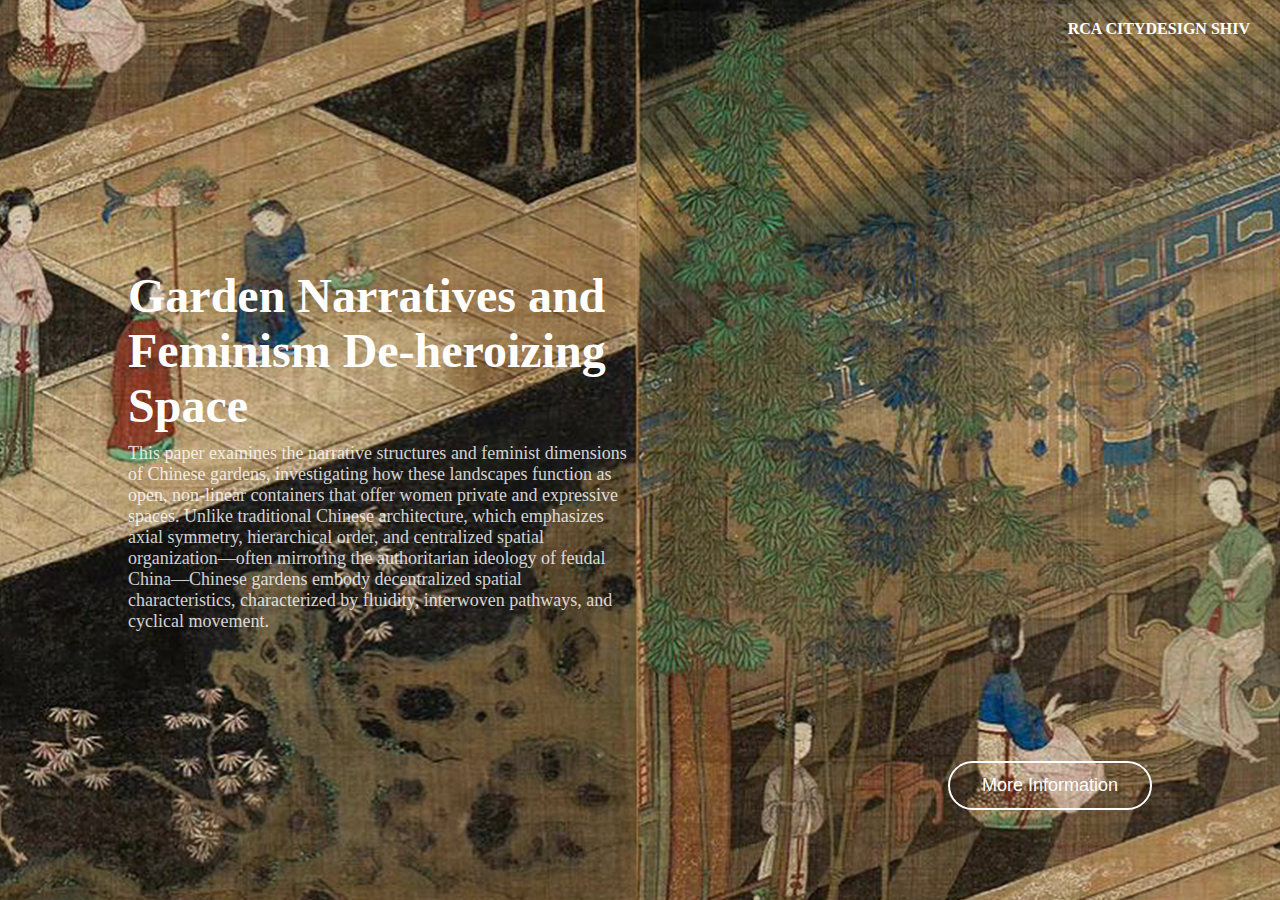
<file: banner.html>
<!DOCTYPE html>
<html lang="en">
<head>
    <meta charset="UTF-8">
    <meta name="viewport" content="width=device-width, initial-scale=1.0">
    <title>Essay Website</title>
    <style>
        /* Reset default margins and paddings */
        * {
            margin: 0;
            padding: 0;
            box-sizing: border-box;
        }

        /* Fullscreen background banner */
        .banner {
            width: 100vw;
            height: 100vh;
            background: url('banner.jpg') ;
            background-size: cover;
            background-position: center;
            color: white;
            font-family: Arial, sans-serif;
            display: flex;
            flex-direction: column;
            justify-content: center;
            padding-left: 10%;
        }

        /* Top-right text */
        .top-right-text {
            font-family: 'Garamond', serif; /* Font family */
            position: absolute;
            top: 20px;
            right: 30px;
            font-size: 16px;
            font-weight: bold;
            text-transform: uppercase;
        }

        /* Main content: Title & Subtext */
        .content {
            max-width: 500px; /* Keeps text readable */
        }

        .content h1 {
            font-family: 'Garamond', serif; /* Font family */
            font-size: 48px;
            margin-bottom: 10px;
        }

        .content p {
            font-family: 'Georgia', serif; /* Font family */
            font-size: 18px;
            opacity: 0.8;
        }

        /* Button container (bottom-right) */
        .button-container {
            position: absolute;
            bottom: 10%;
            right: 10%;
        }

        /* Styled button */
        .button-container a {
            display: inline-block;
            padding: 12px 32px;
            font-size: 18px;
            color: white;
            text-decoration: none;
            border: 2px solid white;
            border-radius: 40px; /* Large rounded corners */
            background: transparent;
            transition: all 0.3s ease-in-out;
        }

        /* Button hover effect */
        .button-container a:hover {
            background: white;
            color: black;
        }

        /* Responsive Adjustments */
        @media (max-width: 768px) {
            .banner {
                padding-left: 5%;
            }
            .content h1 {
                font-size: 36px;
            }
            .content p {
                font-size: 16px;
            }
            .button-container {
                bottom: 5%;
                right: 5%;
            }
        }
    </style>
</head>
<body>

    <div class="banner">
        <!-- Top-right text -->
        <div class="top-right-text">RCA Citydesign Shiv</div>

        <!-- Main content -->
        <div class="content">
            <h1>Garden Narratives and Feminism De-heroizing Space</h1>
            <p>This paper examines the narrative structures and feminist dimensions of Chinese gardens, investigating how these landscapes function as open, non-linear containers that offer women private and expressive spaces. Unlike traditional Chinese architecture, which emphasizes axial symmetry, hierarchical order, and centralized spatial organization—often mirroring the authoritarian ideology of feudal China—Chinese gardens embody decentralized spatial characteristics, characterized by fluidity, interwoven pathways, and cyclical movement.</p>
        </div>

        <!-- Bottom-right button -->
        <div class="button-container">
            <a href="index.html" target="_blank" style="font-family: 'Georgia', sans-serif;">More Information</a>
        </div>
    </div>

</body>
</html>
</file>
